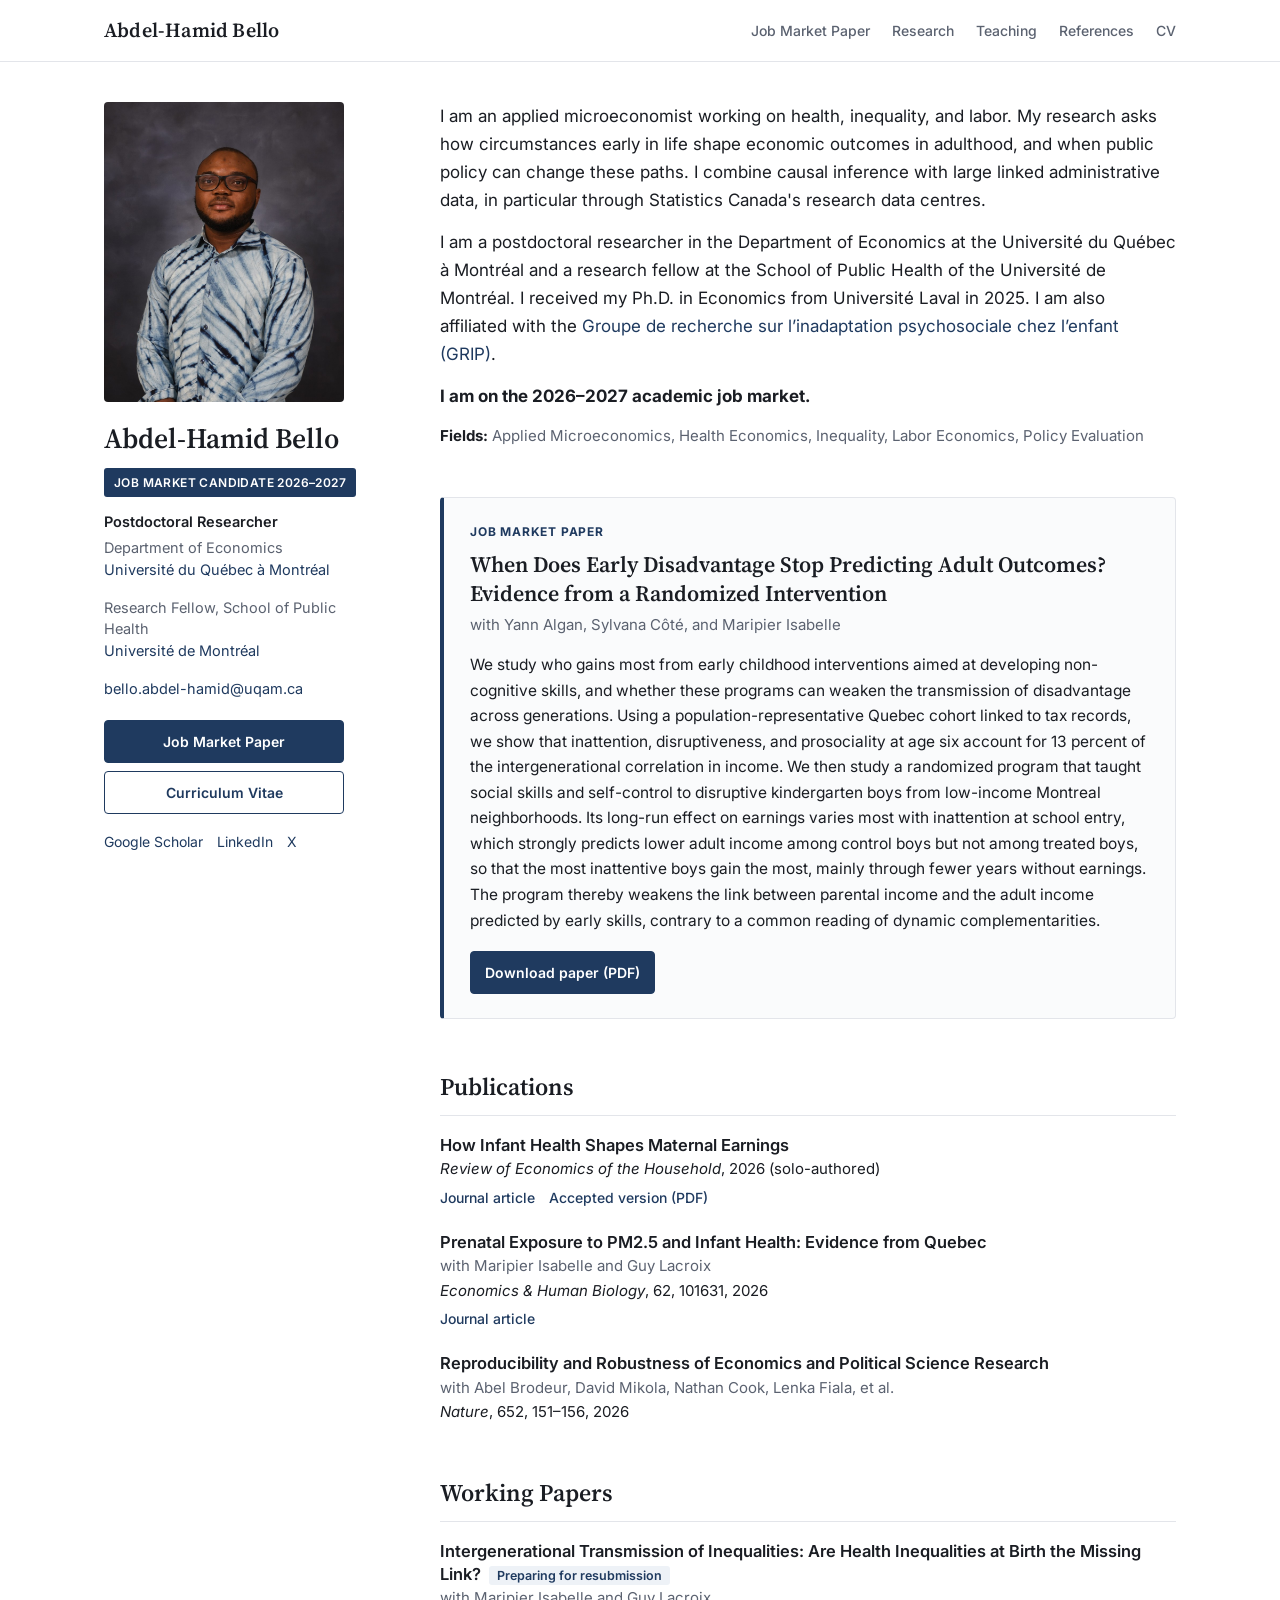
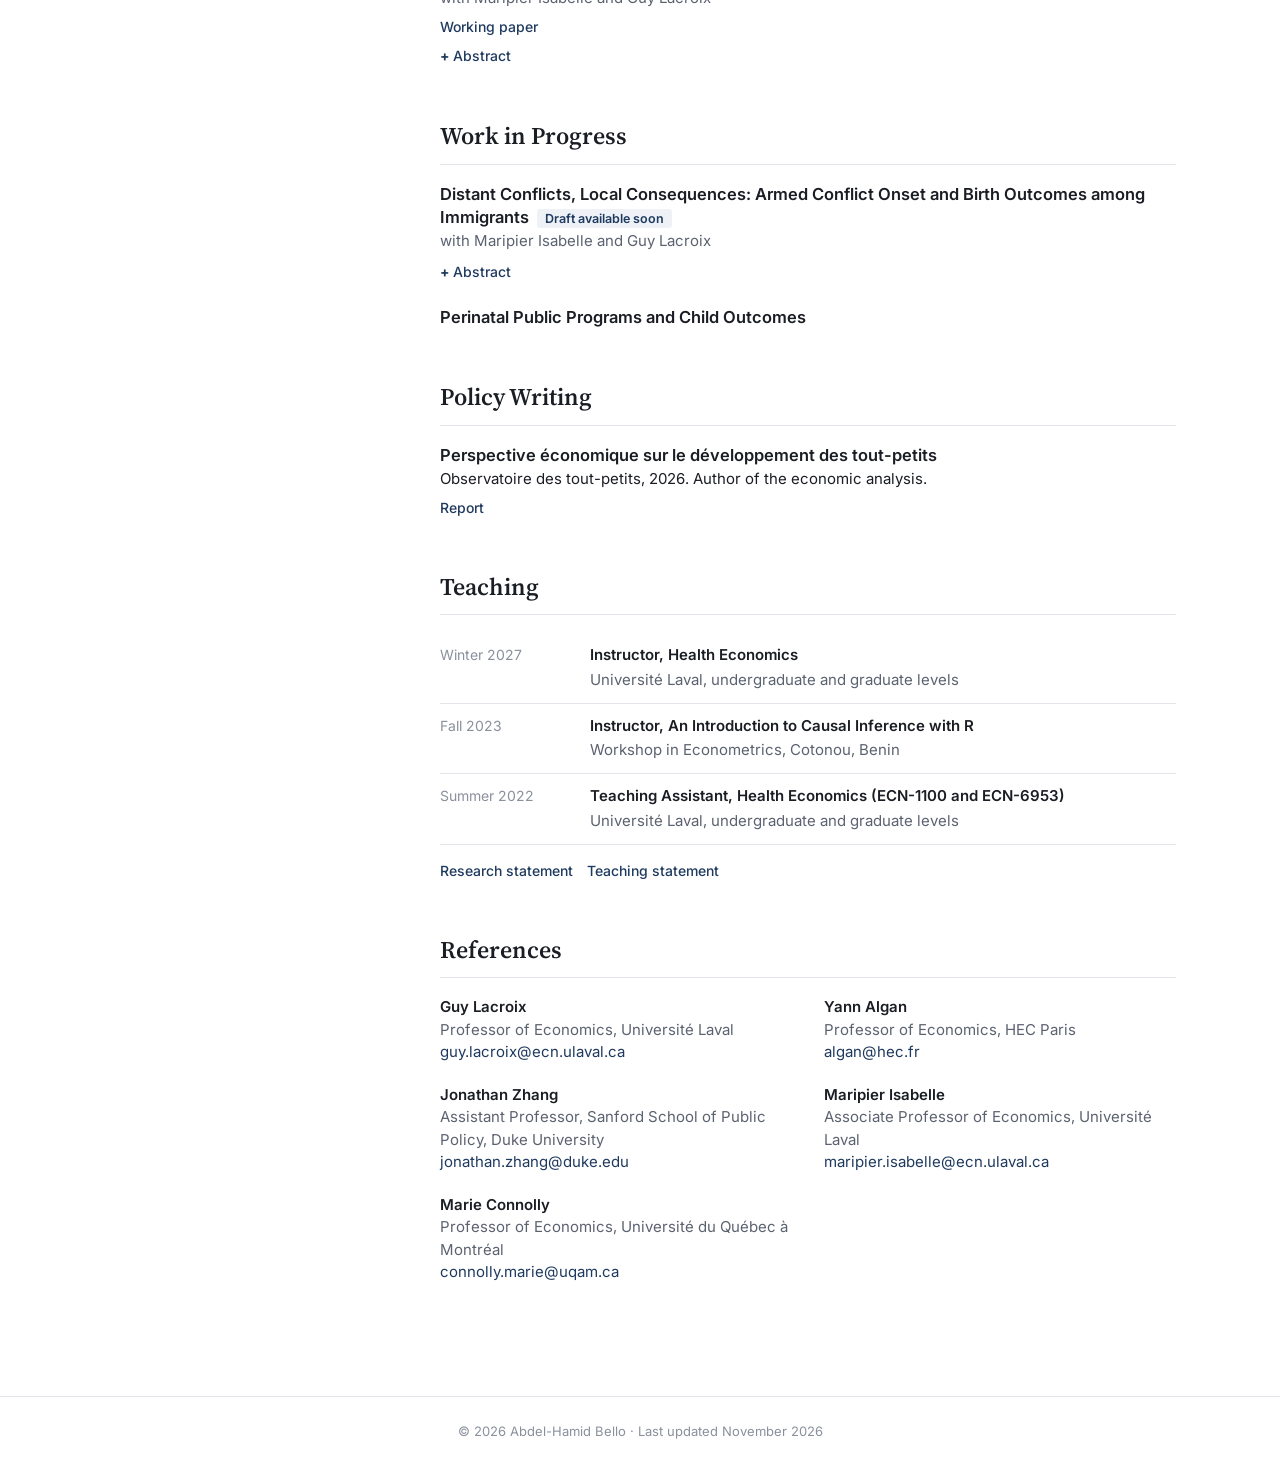
<file: index.html>
<!doctype html>
<html lang="en">
<head>
<meta charset="utf-8">
<meta name="viewport" content="width=device-width, initial-scale=1">
<title>Abdel-Hamid Bello | Economist</title>
<meta name="description" content="Abdel-Hamid Bello is an applied microeconomist working on health, inequality, and labor. Job market candidate 2026–2027.">
<link rel="preconnect" href="https://fonts.googleapis.com">
<link rel="preconnect" href="https://fonts.gstatic.com" crossorigin>
<link href="https://fonts.googleapis.com/css2?family=Inter:wght@400;500;600;700&family=Source+Serif+4:opsz,wght@8..60,600&display=swap" rel="stylesheet">
<link rel="stylesheet" href="assets/site.css?v=1">
</head>
<body>

<header class="topbar">
  <div class="topbar-inner">
    <a class="brand" href="#top">Abdel-Hamid Bello</a>
    <nav class="nav" aria-label="Main navigation">
      <a href="#jmp">Job Market Paper</a>
      <a href="#research">Research</a>
      <a href="#teaching">Teaching</a>
      <a href="#references">References</a>
      <a href="Resume_Bello_AbdelH.pdf" data-goatcounter-click="cv-pdf">CV</a>
    </nav>
  </div>
</header>

<div class="page" id="top">

  <aside class="side">
    <img class="photo" src="assets/profile-website.jpg" alt="Abdel-Hamid Bello">
    <div>
      <h1>Abdel-Hamid Bello</h1>
      <span class="badge">Job Market Candidate 2026–2027</span>
      <p class="role">Postdoctoral Researcher</p>
      <p>Department of Economics<br><a href="https://uqam.ca" target="_blank" rel="noopener">Université du Québec à Montréal</a></p>
      <p class="block">Research Fellow, School of Public Health<br><a href="https://espum.umontreal.ca" target="_blank" rel="noopener">Université de Montréal</a></p>
      <p class="block"><a href="mailto:bello.abdel-hamid@uqam.ca">bello.abdel-hamid@uqam.ca</a></p>
    </div>
    <div class="btns">
      <a class="btn primary" href="papers/Bello_JMP.pdf" data-goatcounter-click="jmp-pdf" target="_blank" rel="noopener">Job Market Paper</a>
      <a class="btn" href="Resume_Bello_AbdelH.pdf" data-goatcounter-click="cv-pdf" target="_blank" rel="noopener">Curriculum Vitae</a>
    </div>
    <div class="links">
      <a href="https://scholar.google.com/citations?user=Rdwr3-0AAAAJ" target="_blank" rel="noopener">Google Scholar</a>
      <a href="https://ca.linkedin.com/in/abdel-hamid-bello-47873518b" target="_blank" rel="noopener">LinkedIn</a>
      <a href="https://x.com/AbdelhamidEcon" target="_blank" rel="noopener">X</a>
    </div>
  </aside>

  <main>

    <section class="lead">
      <p>I am an applied microeconomist working on health, inequality, and labor. My research asks how circumstances early in life shape economic outcomes in adulthood, and when public policy can change these paths. I combine causal inference with large linked administrative data, in particular through Statistics Canada's research data centres.</p>
      <p>I am a postdoctoral researcher in the Department of Economics at the Université du Québec à Montréal and a research fellow at the School of Public Health of the Université de Montréal. I received my Ph.D. in Economics from Université Laval in 2025. I am also affiliated with the <a href="https://grip-info.ca" target="_blank" rel="noopener">Groupe de recherche sur l’inadaptation psychosociale chez l’enfant (GRIP)</a>.</p>
      <p><strong>I am on the 2026–2027 academic job market.</strong></p>
      <p class="fields"><strong>Fields:</strong> Applied Microeconomics, Health Economics, Inequality, Labor Economics, Policy Evaluation</p>
    </section>

    <section id="jmp">
      <div class="jmp">
        <div class="kicker">Job Market Paper</div>
        <h3>When Does Early Disadvantage Stop Predicting Adult Outcomes? Evidence from a Randomized Intervention</h3>
        <div class="authors">with Yann Algan, Sylvana Côté, and Maripier Isabelle</div>
        <p class="abstract">We study who gains most from early childhood interventions aimed at developing non-cognitive skills, and whether these programs can weaken the transmission of disadvantage across generations. Using a population-representative Quebec cohort linked to tax records, we show that inattention, disruptiveness, and prosociality at age six account for 13 percent of the intergenerational correlation in income. We then study a randomized program that taught social skills and self-control to disruptive kindergarten boys from low-income Montreal neighborhoods. Its long-run effect on earnings varies most with inattention at school entry, which strongly predicts lower adult income among control boys but not among treated boys, so that the most inattentive boys gain the most, mainly through fewer years without earnings. The program thereby weakens the link between parental income and the adult income predicted by early skills, contrary to a common reading of dynamic complementarities.</p>
        <div class="inline-btns">
          <a class="btn primary" href="papers/Bello_JMP.pdf" data-goatcounter-click="jmp-pdf" target="_blank" rel="noopener">Download paper (PDF)</a>
        </div>
      </div>
    </section>

    <section id="research">
      <h2>Publications</h2>

      <div class="paper">
        <div class="t">How Infant Health Shapes Maternal Earnings</div>
        <div class="v"><em>Review of Economics of the Household</em>, 2026 (solo-authored)</div>
        <div class="plinks"><a href="https://doi.org/10.1007/s11150-026-09869-7" data-goatcounter-click="reho-doi" target="_blank" rel="noopener">Journal article</a><a href="papers/Bello_REHO-21.pdf" data-goatcounter-click="reho-pdf" target="_blank" rel="noopener">Accepted version (PDF)</a></div>
      </div>

      <div class="paper">
        <div class="t">Prenatal Exposure to PM2.5 and Infant Health: Evidence from Quebec</div>
        <div class="a">with Maripier Isabelle and Guy Lacroix</div>
        <div class="v"><em>Economics &amp; Human Biology</em>, 62, 101631, 2026</div>
        <div class="plinks"><a href="https://doi.org/10.1016/j.ehb.2026.101631" data-goatcounter-click="ehb-doi" target="_blank" rel="noopener">Journal article</a></div>
      </div>

      <div class="paper">
        <div class="t">Reproducibility and Robustness of Economics and Political Science Research</div>
        <div class="a">with Abel Brodeur, David Mikola, Nathan Cook, Lenka Fiala, et al.</div>
        <div class="v"><em>Nature</em>, 652, 151–156, 2026</div>
      </div>
    </section>

    <section>
      <h2>Working Papers</h2>
      <div class="paper">
        <div class="t">Intergenerational Transmission of Inequalities: Are Health Inequalities at Birth the Missing Link? <span class="status">Preparing for resubmission</span></div>
        <div class="a">with Maripier Isabelle and Guy Lacroix</div>
        <div class="plinks"><a href="https://doi.org/10.54932/UDNJ3366" target="_blank" rel="noopener">Working paper</a></div>
        <details><summary>Abstract</summary><p>This paper studies whether poor health at birth contributes to the persistence of economic inequality across generations. Using linked Canadian administrative data covering two birth cohorts, we document the intergenerational transmission of low birth weight and examine how health at birth shapes the probability of moving above parental income rank. Sibling comparisons indicate that low birth weight reduces upward mobility, while subsequent childhood health shocks explain part, but not all, of this relationship.</p></details>
      </div>
    </section>

    <section>
      <h2>Work in Progress</h2>
      <div class="paper">
        <div class="t">Distant Conflicts, Local Consequences: Armed Conflict Onset and Birth Outcomes among Immigrants <span class="status">Draft available soon</span></div>
        <div class="a">with Maripier Isabelle and Guy Lacroix</div>
        <details><summary>Abstract</summary><p>This project examines whether armed conflicts in immigrants' countries of origin affect birth outcomes among mothers living in Canada. We link Canadian administrative birth records with immigration data and monthly information on armed conflicts in mothers' countries of origin. Focusing on immigrant women who arrived in Canada before conception, we exploit the timing of new conflict onsets following periods of peace relative to pregnancy. We find that the onset of armed conflict during pregnancy increases the probability of preterm birth, with the largest effects when conflict begins earlier in pregnancy. The results are robust to alternative definitions of conflict onset, temporal placebo tests, comparisons with immigrants from countries unaffected at the same time, and the exclusion of major conflict episodes. In contrast, broader measures of exposure to ongoing conflict yield substantially smaller effects, suggesting that the emergence of a new conflict, rather than conflict exposure per se, may constitute a particularly salient shock for immigrant families. These findings provide evidence that the health consequences of armed conflicts can extend beyond national borders, affecting immigrant populations living far from the violence.</p></details>
      </div>
      <div class="paper">
        <div class="t">Perinatal Public Programs and Child Outcomes</div>
      </div>
    </section>

    <section>
      <h2>Policy Writing</h2>
      <div class="paper">
        <div class="t">Perspective économique sur le développement des tout-petits</div>
        <div class="v">Observatoire des tout-petits, 2026. Author of the economic analysis.</div>
        <div class="plinks"><a href="https://tout-petits.org/economie" target="_blank" rel="noopener">Report</a></div>
      </div>
    </section>

    <section id="teaching">
      <h2>Teaching</h2>
      <table class="teach">
        <tr><td class="when">Winter 2027</td><td><div class="what">Instructor, Health Economics</div><div class="where">Université Laval, undergraduate and graduate levels</div></td></tr>
        <tr><td class="when">Fall 2023</td><td><div class="what">Instructor, An Introduction to Causal Inference with R</div><div class="where">Workshop in Econometrics, Cotonou, Benin</div></td></tr>
        <tr><td class="when">Summer 2022</td><td><div class="what">Teaching Assistant, Health Economics (ECN-1100 and ECN-6953)</div><div class="where">Université Laval, undergraduate and graduate levels</div></td></tr>
      </table>
      <div class="plinks" style="margin-top:14px"><a href="papers/Bello_Research_Statement.pdf" data-goatcounter-click="research-statement-pdf" target="_blank" rel="noopener">Research statement</a><a href="papers/Bello_Teaching_Statement.pdf" data-goatcounter-click="teaching-statement-pdf" target="_blank" rel="noopener">Teaching statement</a></div>
    </section>

    <section id="references">
      <h2>References</h2>
      <div class="refs">
        <div class="ref"><div class="n">Guy Lacroix</div><div class="r">Professor of Economics, Université Laval</div><a href="mailto:guy.lacroix@ecn.ulaval.ca">guy.lacroix@ecn.ulaval.ca</a></div>
        <div class="ref"><div class="n">Yann Algan</div><div class="r">Professor of Economics, HEC Paris</div><a href="mailto:algan@hec.fr">algan@hec.fr</a></div>
        <div class="ref"><div class="n">Jonathan Zhang</div><div class="r">Assistant Professor, Sanford School of Public Policy, Duke University</div><a href="mailto:jonathan.zhang@duke.edu">jonathan.zhang@duke.edu</a></div>
        <div class="ref"><div class="n">Maripier Isabelle</div><div class="r">Associate Professor of Economics, Université Laval</div><a href="mailto:maripier.isabelle@ecn.ulaval.ca">maripier.isabelle@ecn.ulaval.ca</a></div>
        <div class="ref"><div class="n">Marie Connolly</div><div class="r">Professor of Economics, Université du Québec à Montréal</div><a href="mailto:connolly.marie@uqam.ca">connolly.marie@uqam.ca</a></div>
      </div>
    </section>

  </main>
</div>

<footer>© 2026 Abdel-Hamid Bello · Last updated November 2026</footer>
<script data-goatcounter="https://abdelbello.goatcounter.com/count" async src="//gc.zgo.at/count.js"></script>
</body>
</html>
</file>
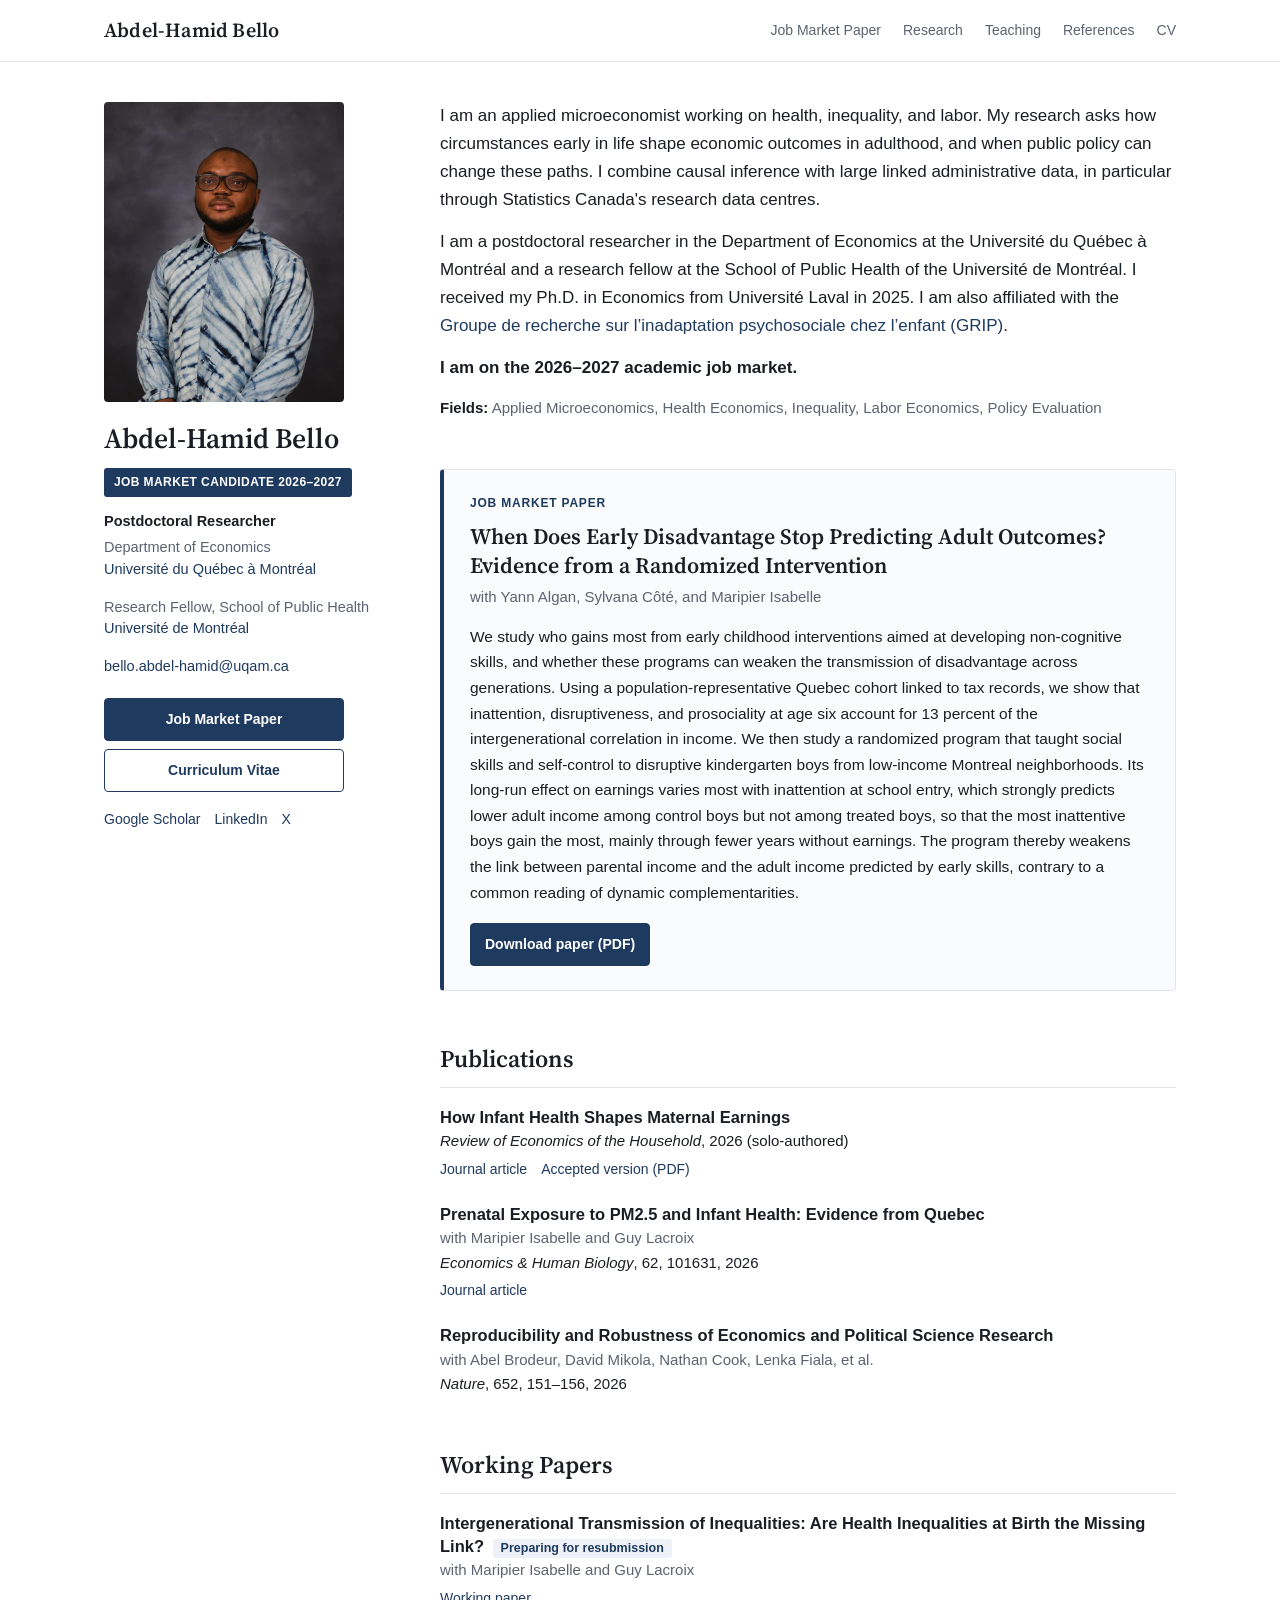
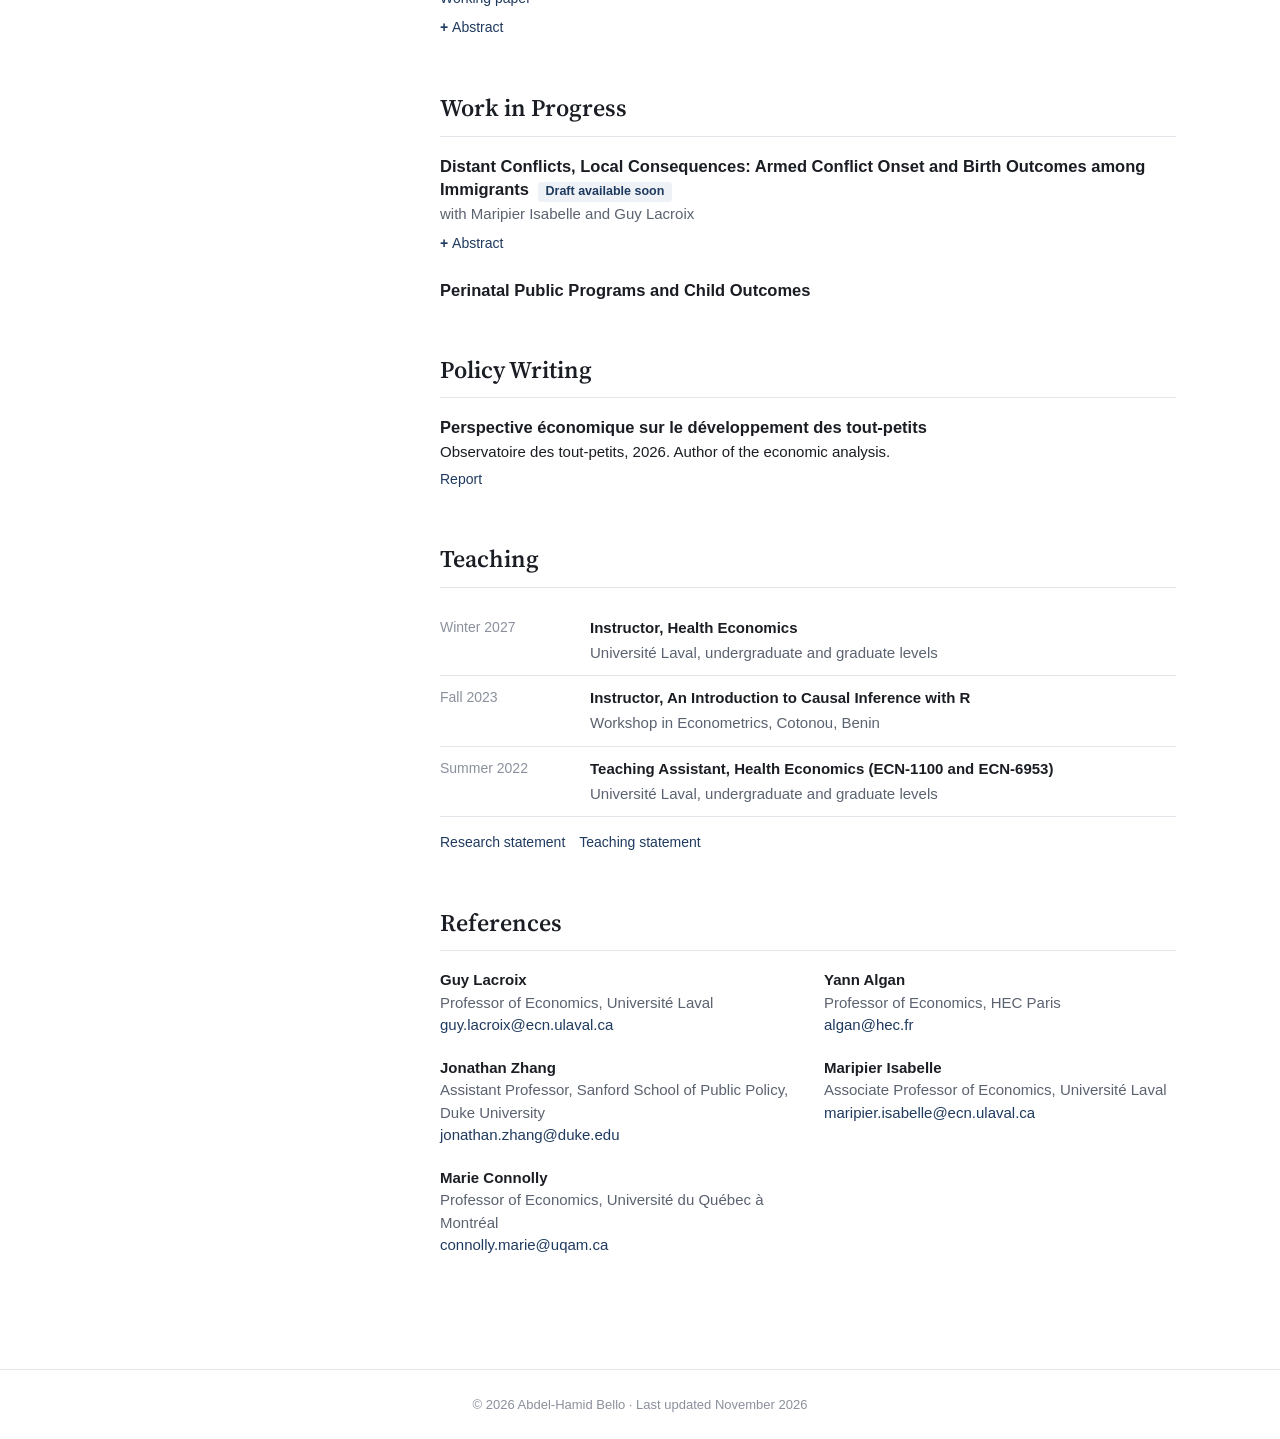
<file: contact.html>
<!doctype html><html lang="en"><head><meta charset="utf-8"><meta http-equiv="refresh" content="0; url=index.html#references"><link rel="canonical" href="index.html"><title>Abdel-Hamid Bello</title></head><body><a href="index.html">Continue</a></body></html>
</file>
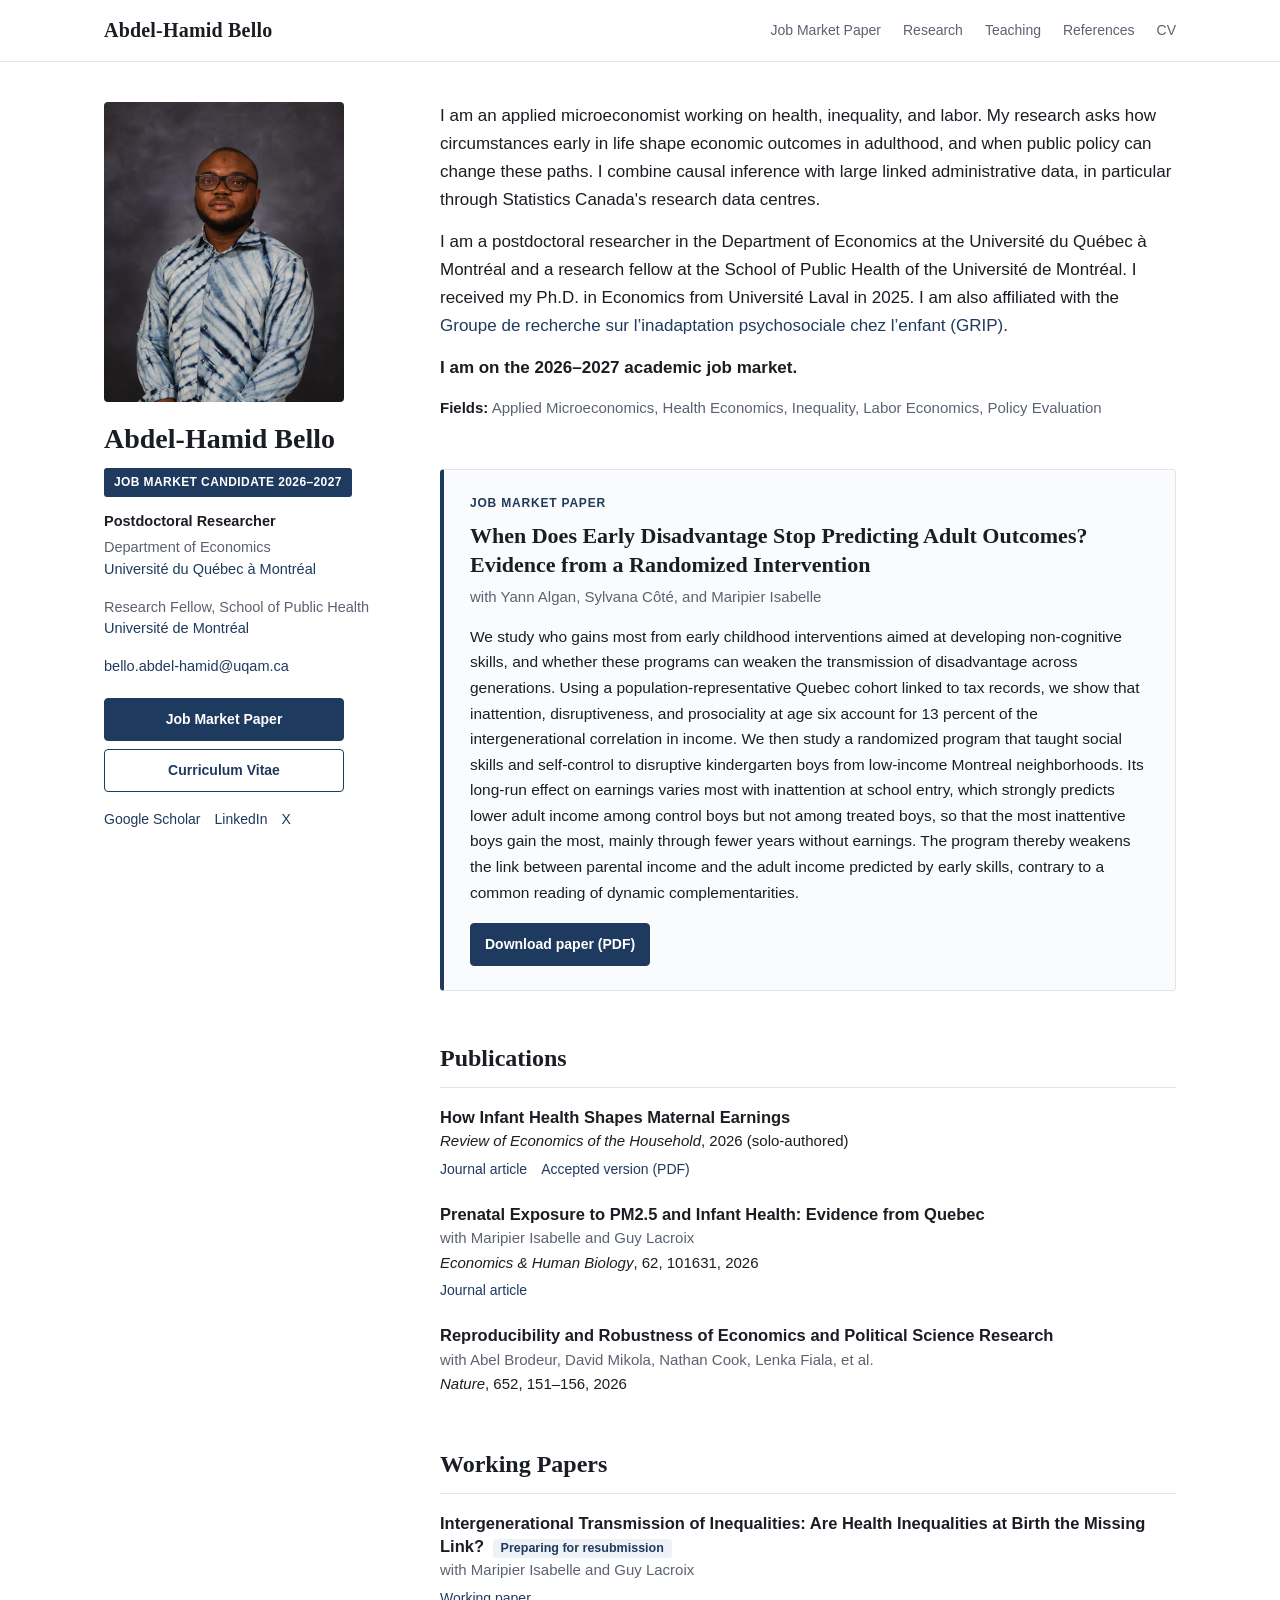
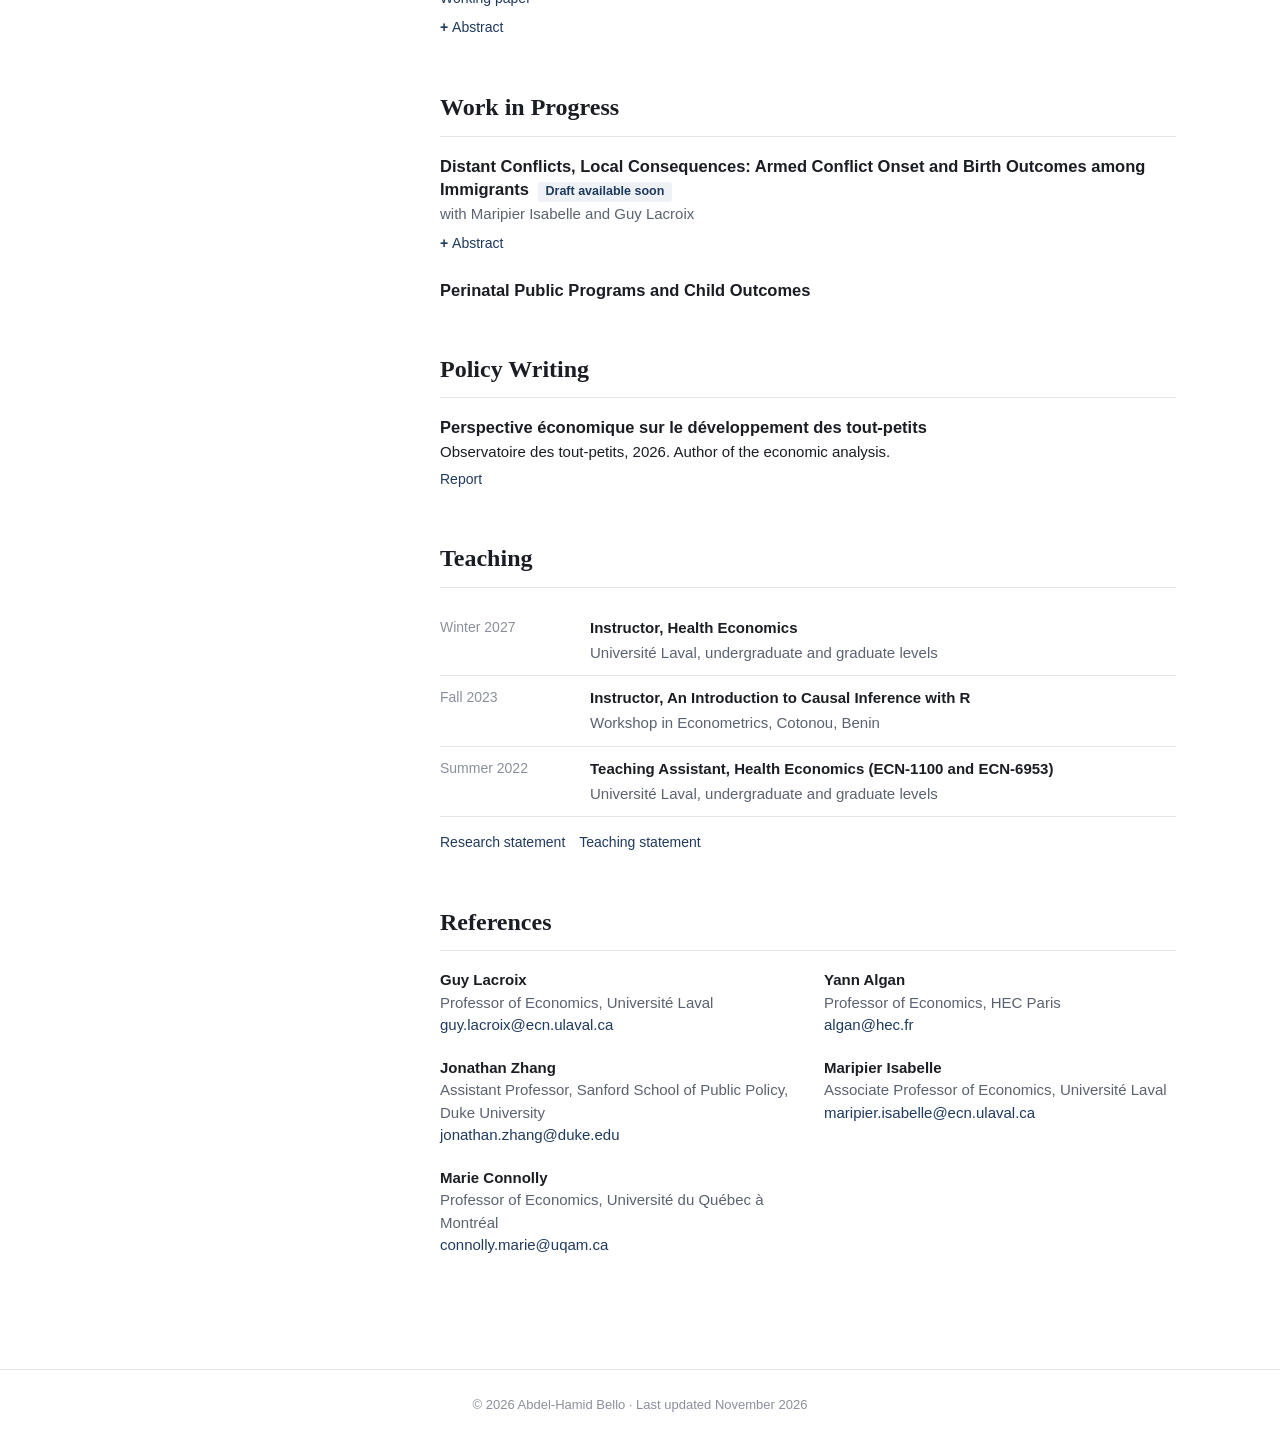
<file: research.html>
<!doctype html><html lang="en"><head><meta charset="utf-8"><meta http-equiv="refresh" content="0; url=index.html#research"><link rel="canonical" href="index.html#research"><title>Abdel-Hamid Bello</title></head><body><a href="index.html#research">Continue</a></body></html>
</file>
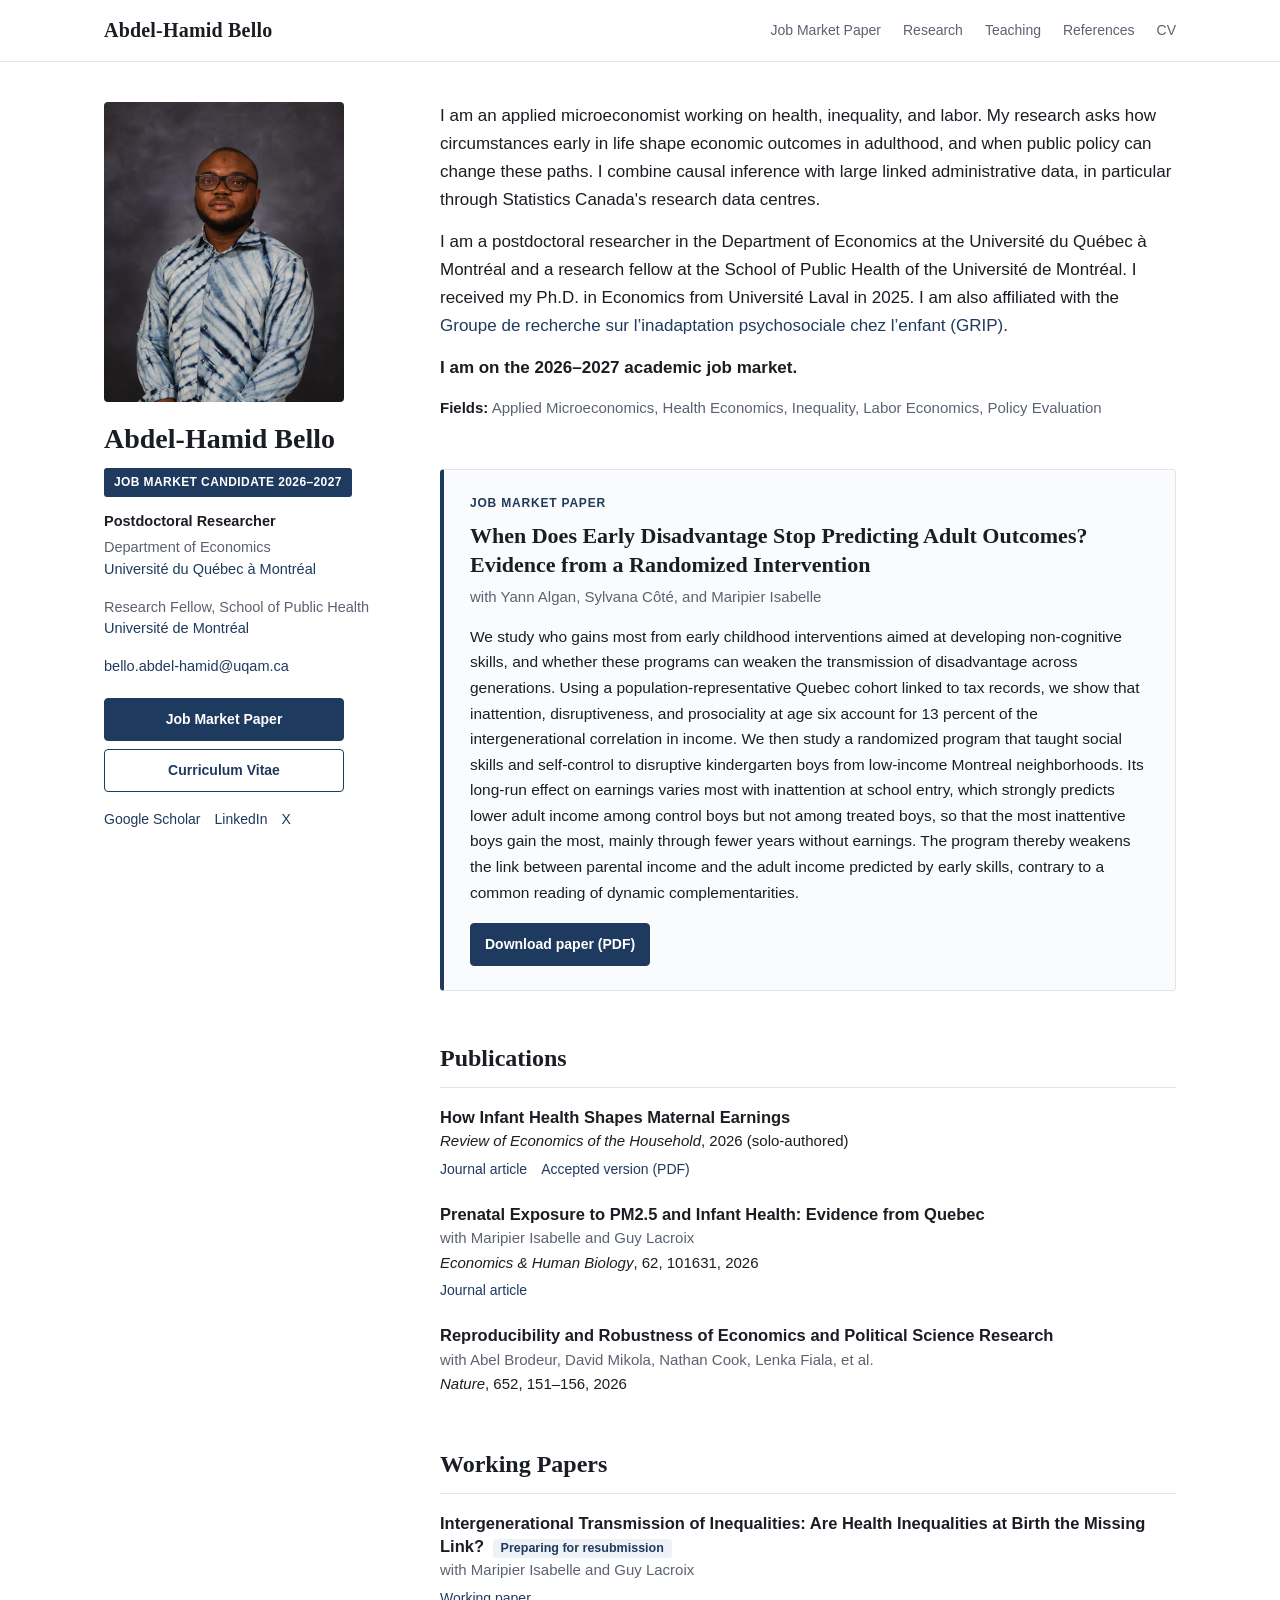
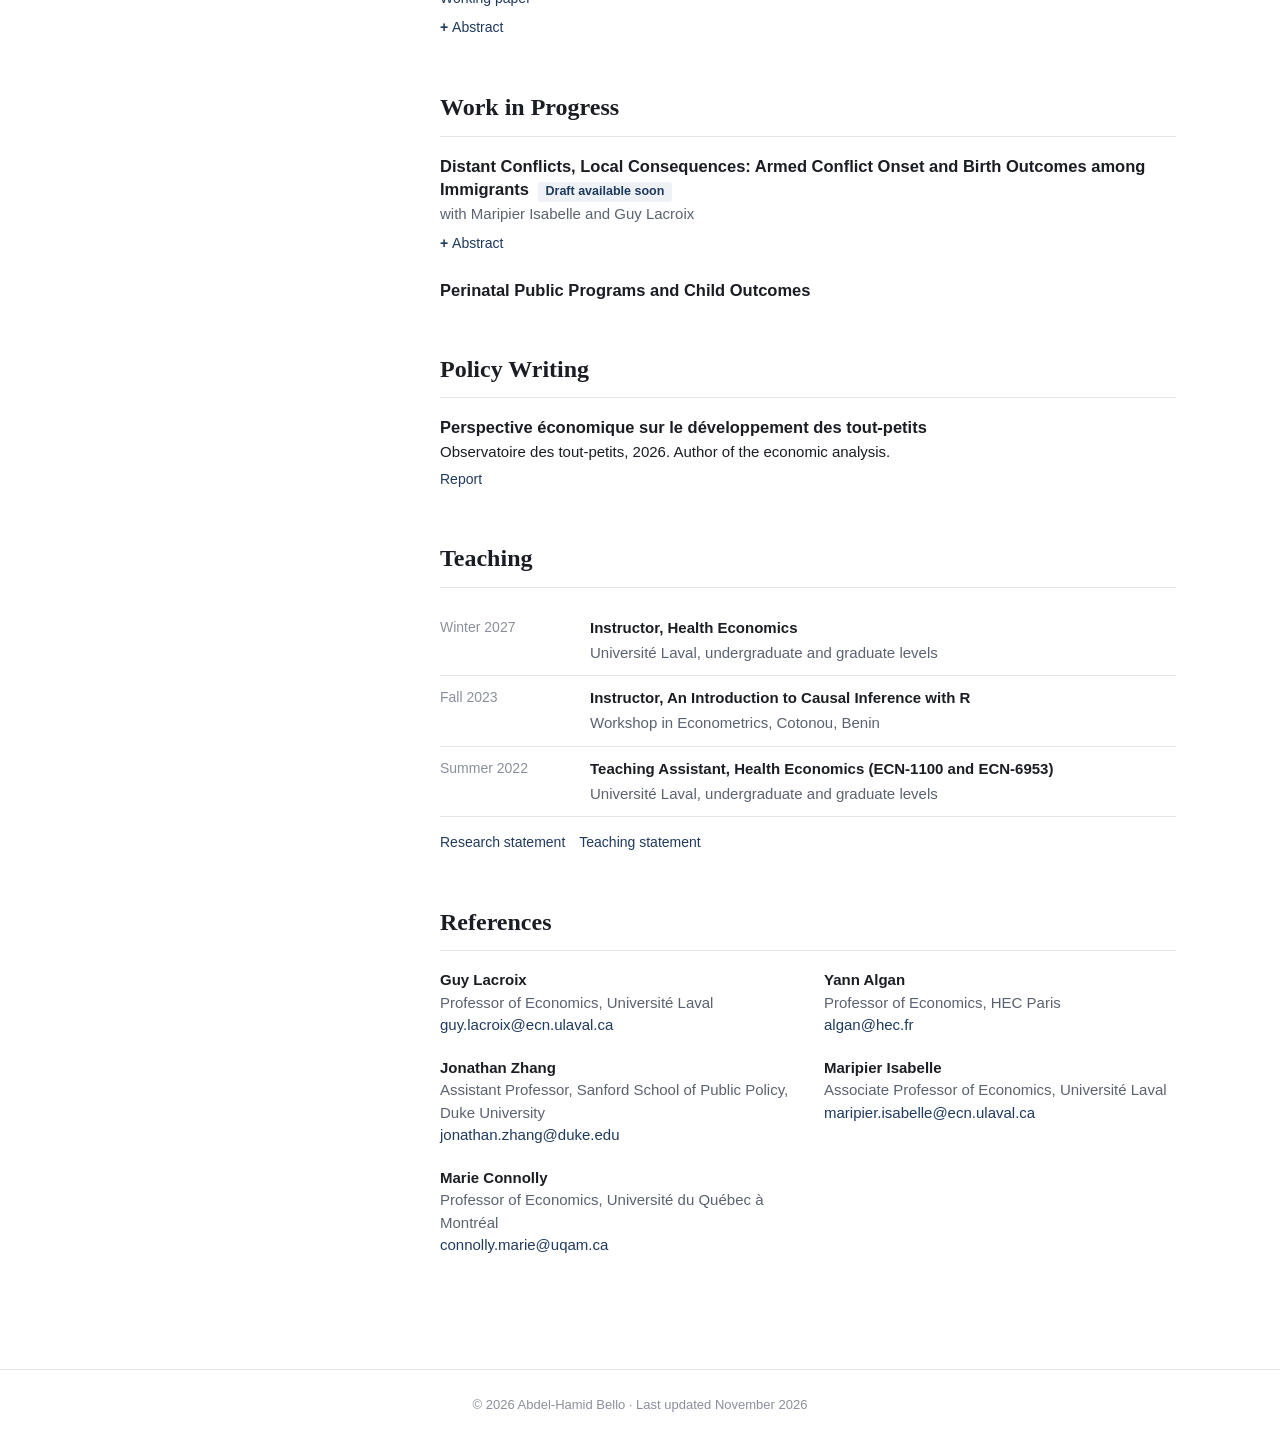
<file: teaching.html>
<!doctype html><html lang="en"><head><meta charset="utf-8"><meta http-equiv="refresh" content="0; url=index.html#teaching"><link rel="canonical" href="index.html#teaching"><title>Abdel-Hamid Bello</title></head><body><a href="index.html#teaching">Continue</a></body></html>
</file>
<file: assets/site.css>
:root{
  --ink:#1a1d23; --muted:#5b6270; --faint:#8a909c; --rule:#e3e5ea;
  --accent:#1f3a5f; --accent-soft:#eef2f7; --bg:#ffffff; --panel:#fafbfc;
  --serif:"Source Serif 4", Georgia, "Times New Roman", serif;
  --sans:"Inter", -apple-system, "Segoe UI", Helvetica, Arial, sans-serif;
}
*{box-sizing:border-box}
html{scroll-behavior:smooth;scroll-padding-top:72px}
body{margin:0;background:var(--bg);color:var(--ink);font-family:var(--sans);font-size:16px;line-height:1.65;-webkit-font-smoothing:antialiased}
a{color:var(--accent);text-decoration:none}
a:hover{text-decoration:underline}

/* top bar */
.topbar{position:sticky;top:0;z-index:10;background:rgba(255,255,255,.94);backdrop-filter:blur(6px);border-bottom:1px solid var(--rule)}
.topbar-inner{max-width:1120px;margin:0 auto;padding:14px 24px;display:flex;align-items:center;justify-content:space-between;gap:16px}
.brand{font-family:var(--serif);font-size:20px;color:var(--ink);font-weight:600;letter-spacing:.2px}
.brand:hover{text-decoration:none}
.nav{display:flex;gap:22px;flex-wrap:wrap}
.nav a{color:var(--muted);font-size:14px;font-weight:500}
.nav a:hover{color:var(--accent);text-decoration:none}

/* layout */
.page{max-width:1120px;margin:0 auto;padding:40px 24px 64px;display:grid;grid-template-columns:280px 1fr;gap:56px}
.side{position:sticky;top:96px;align-self:start}
.photo{width:100%;max-width:240px;aspect-ratio:4/5;object-fit:cover;object-position:center 20%;border-radius:4px;display:block;background:var(--panel)}
.side h1{font-family:var(--serif);font-weight:600;font-size:28px;line-height:1.2;margin:20px 0 6px}
.badge{display:inline-block;background:var(--accent);color:#fff;font-size:12px;font-weight:600;letter-spacing:.4px;text-transform:uppercase;padding:5px 10px;border-radius:3px;margin:6px 0 14px}
.side p{margin:0 0 4px;font-size:14.5px;color:var(--muted);line-height:1.5}
.side .role{color:var(--ink);font-weight:600}
.side .block{margin-top:16px}
.btns{display:flex;flex-direction:column;gap:8px;margin-top:20px;max-width:240px}
.btn{display:block;text-align:center;padding:9px 14px;border:1px solid var(--accent);border-radius:4px;font-size:14px;font-weight:600;color:var(--accent)}
.btn:hover{background:var(--accent-soft);text-decoration:none}
.btn.primary{background:var(--accent);color:#fff}
.btn.primary:hover{background:#18304f}
.links{display:flex;gap:14px;margin-top:16px;font-size:14px}

/* main */
main section{margin-bottom:48px}
h2{font-family:var(--serif);font-weight:600;font-size:24px;margin:0 0 18px;padding-bottom:8px;border-bottom:1px solid var(--rule)}
.lead{font-size:17px}
.lead p{margin:0 0 14px}
.fields{font-size:15px;color:var(--muted);margin-top:4px}
.fields strong{color:var(--ink)}

.jmp{background:var(--panel);border:1px solid var(--rule);border-left:4px solid var(--accent);border-radius:4px;padding:24px 26px}
.kicker{font-size:12px;font-weight:700;letter-spacing:.8px;text-transform:uppercase;color:var(--accent);margin-bottom:8px}
.jmp h3{font-family:var(--serif);font-size:22px;line-height:1.3;font-weight:600;margin:0 0 6px}
.jmp .authors{color:var(--muted);font-size:15px;margin-bottom:14px}
.jmp p.abstract{margin:0 0 18px;font-size:15.5px}
.inline-btns{display:flex;gap:10px;flex-wrap:wrap}
.inline-btns .btn{display:inline-block}

.paper{margin:0 0 22px}
.paper .t{font-weight:600;font-size:16.5px;line-height:1.4}
.paper .a{color:var(--muted);font-size:15px}
.paper .v{font-size:15px}
.paper .v em{font-style:italic}
.status{display:inline-block;font-size:12.5px;font-weight:600;color:var(--accent);background:var(--accent-soft);padding:1px 8px;border-radius:3px;margin-left:4px}
.plinks{font-size:14px;margin-top:4px}
.plinks a{margin-right:14px;font-weight:500}
details{margin-top:4px}
summary{cursor:pointer;color:var(--accent);font-size:14px;font-weight:500;list-style:none;display:inline}
summary::-webkit-details-marker{display:none}
summary::before{content:"+ ";font-weight:700}
details[open] summary::before{content:"– "}
details p{font-size:15px;color:#333;background:var(--panel);border-left:2px solid var(--rule);padding:10px 14px;margin:8px 0 0}

.teach{width:100%;border-collapse:collapse;font-size:15px}
.teach td{padding:10px 0;border-bottom:1px solid var(--rule);vertical-align:top}
.teach td.when{width:150px;color:var(--faint);font-size:14px;white-space:nowrap;padding-right:16px}
.teach .what{font-weight:600}
.teach .where{color:var(--muted)}

.refs{display:grid;grid-template-columns:1fr 1fr;gap:20px 32px}
.ref{font-size:15px;line-height:1.5}
.ref .n{font-weight:600}
.ref .r{color:var(--muted)}

footer{border-top:1px solid var(--rule);color:var(--faint);font-size:13px;text-align:center;padding:24px}

@media (max-width:860px){
  .page{grid-template-columns:1fr;gap:32px;padding-top:24px}
  .side{position:static;display:grid;grid-template-columns:120px 1fr;gap:0 20px;align-items:start}
  .photo{max-width:120px;grid-row:span 6}
  .side h1{margin-top:0;font-size:24px}
  .btns{flex-direction:row;flex-wrap:wrap;max-width:none;grid-column:1/-1}
  .btns .btn{flex:1 1 140px}
  .links{grid-column:1/-1}
  .nav{gap:14px}
  .refs{grid-template-columns:1fr}
}
@media (max-width:520px){
  .topbar-inner{flex-direction:column;align-items:flex-start;gap:8px;padding:12px 16px}
  .page{padding:20px 16px 48px}
  .jmp{padding:18px}
  .teach td.when{width:110px}
}
</file>
